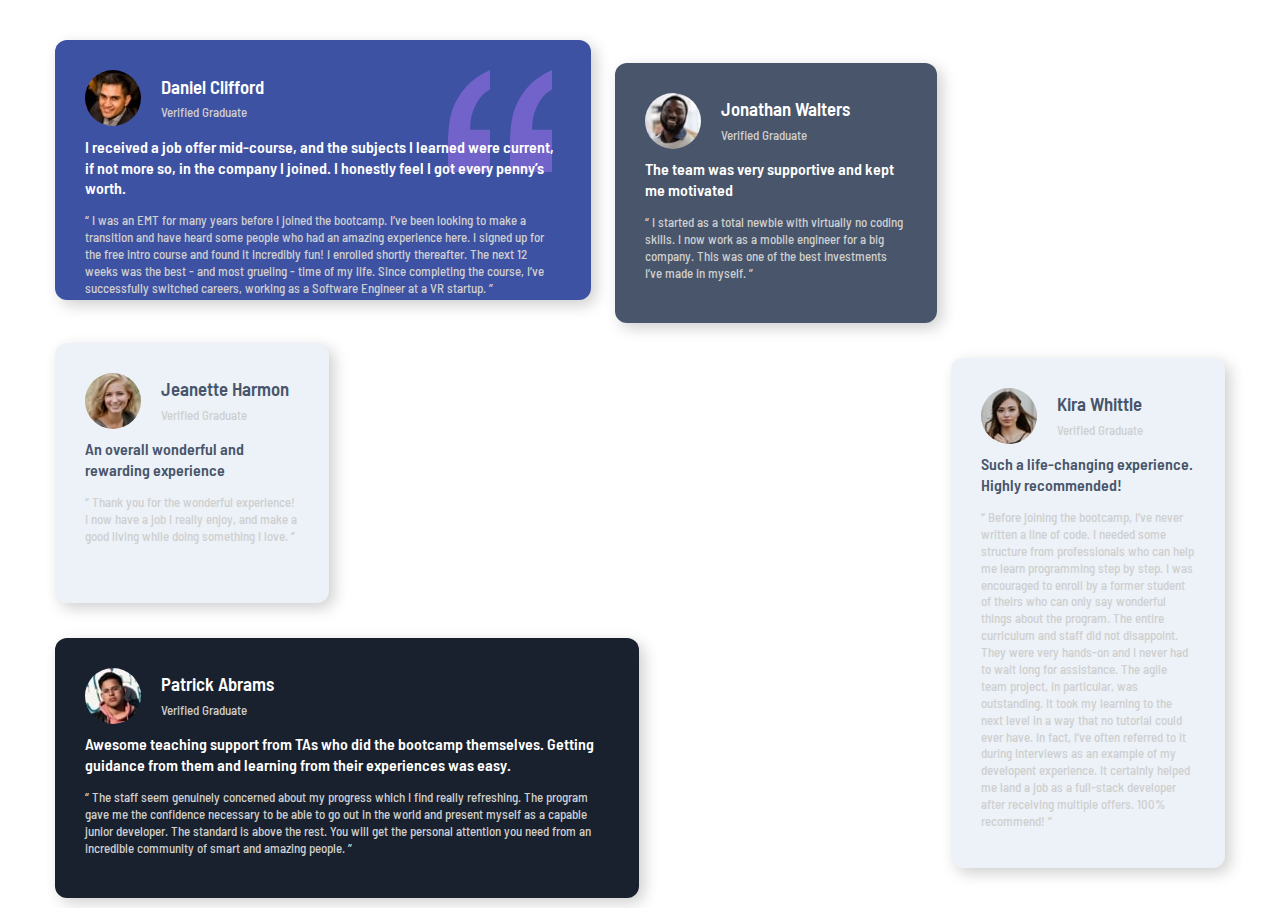
<file: index.html>
<!DOCTYPE html>
<html lang="en">
<head>
  <meta charset="UTF-8">
  <meta name="viewport" content="width=device-width, initial-scale=1.0"> <!-- displays site properly based on user's device -->

  <link rel="icon" type="image/png" sizes="32x32" href="./images/favicon-32x32.png">
  <link rel="stylesheet" href="style.css">
  <link rel="preconnect" href="https://fonts.googleapis.com"><link rel="preconnect" href="https://fonts.gstatic.com" crossorigin><link href="https://fonts.googleapis.com/css2?family=Barlow+Semi+Condensed:wght@500;600&display=swap" rel="stylesheet">
  <style> @import url('https://fonts.googleapis.com/css2?family=Barlow+Semi+Condensed:wght@500;600&display=swap'); </style>  
  <title>Frontend Mentor | [Challenge Name Here]</title>

  <!-- Feel free to remove these styles or customise injj  your own stylesheet 👍 -->
  <style>
    .attribution { font-size: 11px; text-align: center; }
    .attribution a { color: hsl(228, 45%, 44%); }
  </style>
</head>
<body>
  <div class="container">
    <!-- <span>"</span> -->
    <div class="daniel">
      <img src="./images/bg-pattern-quotation.svg" alt="quote" class="quote">
      <div class="propic">
        <img src="./images/image-daniel.jpg" alt="daniel">
        <div class="title">
          <span><h3 class="name">Daniel Clifford</h3></span>
          <span><p class="name">Verified Graduate</p> </span>
        </div>
      </div>
      
      <div class="text">
        <h1>
          I received a job offer mid-course, and the subjects I learned were current, if not more so, 
          in the company I joined. I honestly feel I got every penny’s worth.
        </h1>
        <p>
          “ I was an EMT for many years before I joined the bootcamp. I’ve been looking to make a 
      transition and have heard some people who had an amazing experience here. I signed up 
      for the free intro course and found it incredibly fun! I enrolled shortly thereafter. 
      The next 12 weeks was the best - and most grueling - time of my life. Since completing 
      the course, I’ve successfully switched careers, working as a Software Engineer at a VR startup. ”
        </p>
      </div>
    </div>
    <div class="Jonat">
      <!-- <img src="/images/bg-pattern-quotation.svg" alt="quote" class="quote"> -->
      <div class="propic">
        <img src="./images/image-jonathan.jpg" alt="jonathan">
        <div class="title">
          <span><h3 class="name">Jonathan Walters</h3></span>
          <span><p class="name">Verified Graduate</p> </span>
        </div>
      </div>
      
      <div class="text">
        <h1>
          The team was very supportive and kept me motivated
        </h1>
        <p>
          “ I started as a total newbie with virtually no coding skills. I now work as a mobile engineer 
  for a big company. This was one of the best investments I’ve made in myself. ”
        </p>
      </div>
    </div>
    <div class="kira">
      <!-- <img src="/images/bg-pattern-quotation.svg" alt="quote" class="quote"> -->
      <div class="propic">
        <img src="./images/image-kira.jpg" alt="kira">
        <div class="title">
          <span><h3 class="name">Kira Whittle</h3></span>
          <span><p class="name">Verified Graduate</p> </span>
        </div>
      </div>
      
      <div class="text">
        <h1>
          Such a life-changing experience. Highly recommended!
        </h1>
        <p>
          “ Before joining the bootcamp, I’ve never written a line of code. I needed some structure from 
  professionals who can help me learn programming step by step. I was encouraged to enroll by a former 
  student of theirs who can only say wonderful things about the program. The entire curriculum and staff 
  did not disappoint. They were very hands-on and I never had to wait long for assistance. The agile team 
  project, in particular, was outstanding. It took my learning to the next level in a way that no tutorial 
  could ever have. In fact, I’ve often referred to it during interviews as an example of my developent 
  experience. It certainly helped me land a job as a full-stack developer after receiving multiple offers. 
  100% recommend! ”
        </p>
      </div>
    </div>

    <div class="Jean">
      <!-- <img src="/images/bg-pattern-quotation.svg" alt="quote" class="quote"> -->
      <div class="propic">
        <img src="./images/image-jeanette.jpg" alt="Jean">
        <div class="title">
          <span><h3 class="name">Jeanette Harmon</h3></span>
          <span><p class="name">Verified Graduate</p> </span>
        </div>
      </div>
      
      <div class="text">
        <h1>
          An overall wonderful and rewarding experience
        </h1>
        <p>
          “ Thank you for the wonderful experience! I now have a job I really enjoy, and make a good living 
  while doing something I love. ”
        </p>
      </div>
    </div> 
    
    
    <div class="Patrick">
      <!-- <img src="/images/bg-pattern-quotation.svg" alt="quote" class="quote"> -->
      <div class="propic">
        <img src="./images/image-patrick.jpg" alt="patrick">
        <div class="title">
          <span><h3 class="name">Patrick Abrams</h3></span>
          <span><p class="name">Verified Graduate</p> </span>
        </div>
      </div>
      
      <div class="text">
        <h1>
          Awesome teaching support from TAs who did the bootcamp themselves. Getting guidance from them and 
  learning from their experiences was easy.
        </h1>
        <p>
          “ The staff seem genuinely concerned about my progress which I find really refreshing. The program 
  gave me the confidence necessary to be able to go out in the world and present myself as a capable 
  junior developer. The standard is above the rest. You will get the personal attention you need from 
  an incredible community of smart and amazing people. ”
        </p>
      </div>
    </div>


  </div>
  
  <!-- <div class="patrick">
    
  Verified Graduate

  Awesome teaching support from TAs who did the bootcamp themselves. Getting guidance from them and 
  learning from their experiences was easy.

  “ The staff seem genuinely concerned about my progress which I find really refreshing. The program 
  gave me the confidence necessary to be able to go out in the world and present myself as a capable 
  junior developer. The standard is above the rest. You will get the personal attention you need from 
  an incredible community of smart and amazing people. ”
  </div>
  
  <div class="kira">
    Kira Whittle
  Verified Graduate

  Such a life-changing experience. Highly recommended!

  “ Before joining the bootcamp, I’ve never written a line of code. I needed some structure from 
  professionals who can help me learn programming step by step. I was encouraged to enroll by a former 
  student of theirs who can only say wonderful things about the program. The entire curriculum and staff 
  did not disappoint. They were very hands-on and I never had to wait long for assistance. The agile team 
  project, in particular, was outstanding. It took my learning to the next level in a way that no tutorial 
  could ever have. In fact, I’ve often referred to it during interviews as an example of my developent 
  experience. It certainly helped me land a job as a full-stack developer after receiving multiple offers. 
  100% recommend! ”
  </div>

  
  
  <div class="attribution">
    Challenge by <a href="https://www.frontendmentor.io?ref=challenge" target="_blank">Frontend Mentor</a>. 
    Coded by <a href="#">Your Name Here</a>.
  </div> -->
</body>
</html>
</file>
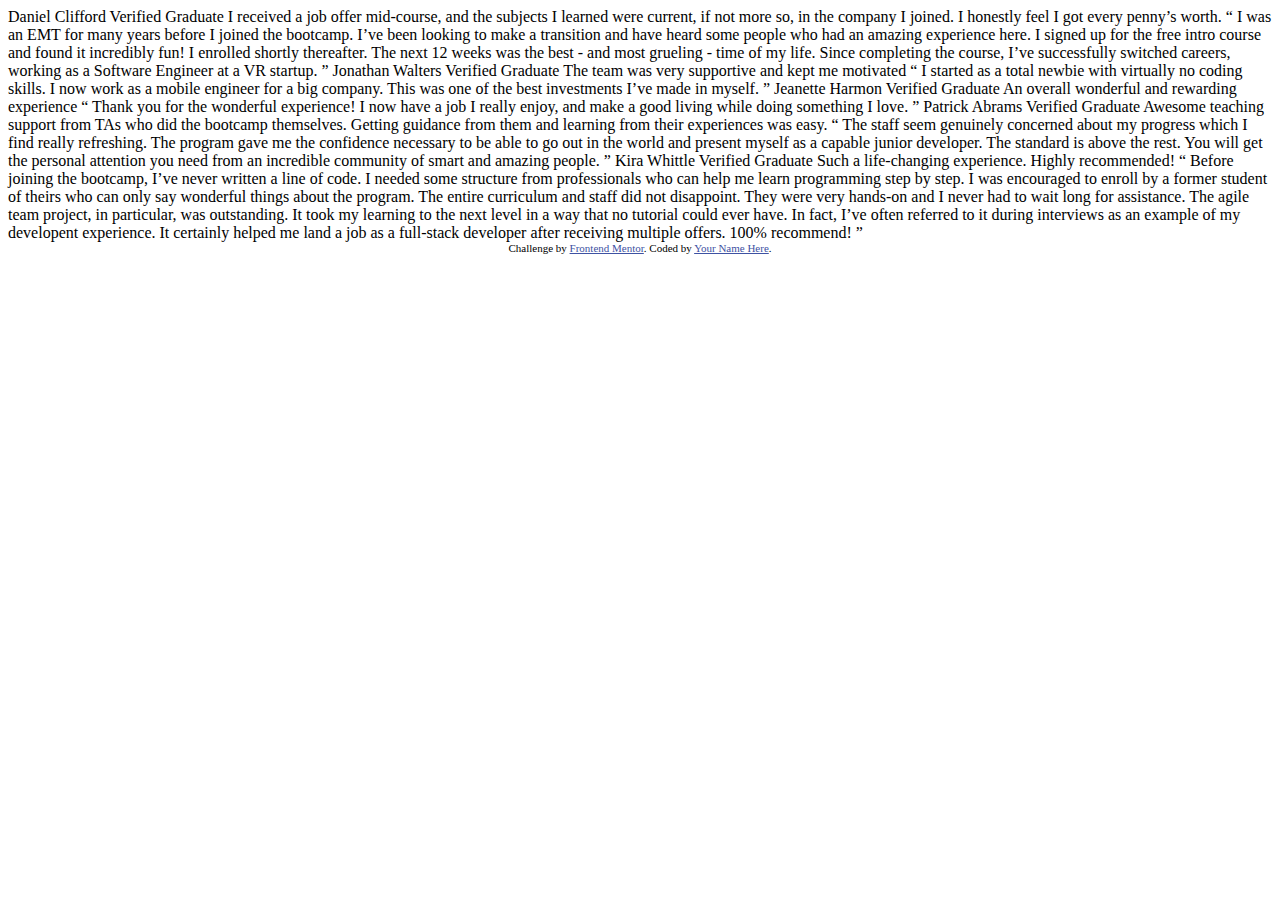
<file: Review-slides/index.html>
<!DOCTYPE html>
<html lang="en">
<head>
  <meta charset="UTF-8">
  <meta name="viewport" content="width=device-width, initial-scale=1.0"> <!-- displays site properly based on user's device -->

  <link rel="icon" type="image/png" sizes="32x32" href="./images/favicon-32x32.png">
  
  <title>Frontend Mentor | [Challenge Name Here]</title>

  <!-- Feel free to remove these styles or customise in your own stylesheet 👍 -->
  <style>
    .attribution { font-size: 11px; text-align: center; }
    .attribution a { color: hsl(228, 45%, 44%); }
  </style>
</head>
<body>
  Daniel Clifford
  Verified Graduate

  I received a job offer mid-course, and the subjects I learned were current, if not more so, 
  in the company I joined. I honestly feel I got every penny’s worth.

  “ I was an EMT for many years before I joined the bootcamp. I’ve been looking to make a 
  transition and have heard some people who had an amazing experience here. I signed up 
  for the free intro course and found it incredibly fun! I enrolled shortly thereafter. 
  The next 12 weeks was the best - and most grueling - time of my life. Since completing 
  the course, I’ve successfully switched careers, working as a Software Engineer at a VR startup. ”

  Jonathan Walters
  Verified Graduate

  The team was very supportive and kept me motivated

  “ I started as a total newbie with virtually no coding skills. I now work as a mobile engineer 
  for a big company. This was one of the best investments I’ve made in myself. ”

  Jeanette Harmon
  Verified Graduate

  An overall wonderful and rewarding experience

  “ Thank you for the wonderful experience! I now have a job I really enjoy, and make a good living 
  while doing something I love. ”

  Patrick Abrams
  Verified Graduate

  Awesome teaching support from TAs who did the bootcamp themselves. Getting guidance from them and 
  learning from their experiences was easy.

  “ The staff seem genuinely concerned about my progress which I find really refreshing. The program 
  gave me the confidence necessary to be able to go out in the world and present myself as a capable 
  junior developer. The standard is above the rest. You will get the personal attention you need from 
  an incredible community of smart and amazing people. ”

  Kira Whittle
  Verified Graduate

  Such a life-changing experience. Highly recommended!

  “ Before joining the bootcamp, I’ve never written a line of code. I needed some structure from 
  professionals who can help me learn programming step by step. I was encouraged to enroll by a former 
  student of theirs who can only say wonderful things about the program. The entire curriculum and staff 
  did not disappoint. They were very hands-on and I never had to wait long for assistance. The agile team 
  project, in particular, was outstanding. It took my learning to the next level in a way that no tutorial 
  could ever have. In fact, I’ve often referred to it during interviews as an example of my developent 
  experience. It certainly helped me land a job as a full-stack developer after receiving multiple offers. 
  100% recommend! ”
  
  <div class="attribution">
    Challenge by <a href="https://www.frontendmentor.io?ref=challenge" target="_blank">Frontend Mentor</a>. 
    Coded by <a href="#">Your Name Here</a>.
  </div>
</body>
</html>
</file>
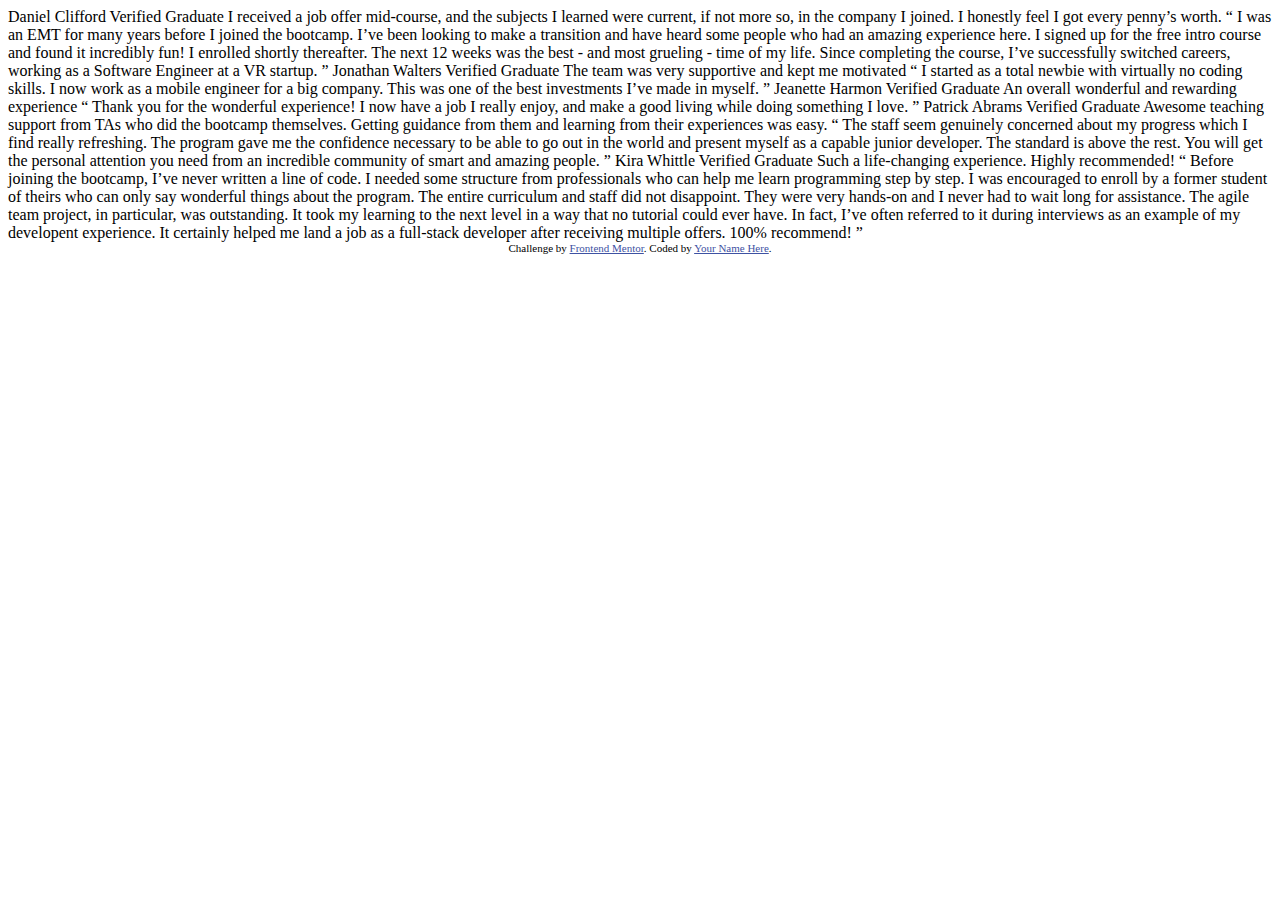
<file: testimonials-grid-section-main/index.html>
<!DOCTYPE html>
<html lang="en">
<head>
  <meta charset="UTF-8">
  <meta name="viewport" content="width=device-width, initial-scale=1.0"> <!-- displays site properly based on user's device -->

  <link rel="icon" type="image/png" sizes="32x32" href="./images/favicon-32x32.png">
  
  <title>Frontend Mentor | [Challenge Name Here]</title>

  <!-- Feel free to remove these styles or customise in your own stylesheet 👍 -->
  <style>
    .attribution { font-size: 11px; text-align: center; }
    .attribution a { color: hsl(228, 45%, 44%); }
  </style>
</head>
<body>
  Daniel Clifford
  Verified Graduate

  I received a job offer mid-course, and the subjects I learned were current, if not more so, 
  in the company I joined. I honestly feel I got every penny’s worth.

  “ I was an EMT for many years before I joined the bootcamp. I’ve been looking to make a 
  transition and have heard some people who had an amazing experience here. I signed up 
  for the free intro course and found it incredibly fun! I enrolled shortly thereafter. 
  The next 12 weeks was the best - and most grueling - time of my life. Since completing 
  the course, I’ve successfully switched careers, working as a Software Engineer at a VR startup. ”

  Jonathan Walters
  Verified Graduate

  The team was very supportive and kept me motivated

  “ I started as a total newbie with virtually no coding skills. I now work as a mobile engineer 
  for a big company. This was one of the best investments I’ve made in myself. ”

  Jeanette Harmon
  Verified Graduate

  An overall wonderful and rewarding experience

  “ Thank you for the wonderful experience! I now have a job I really enjoy, and make a good living 
  while doing something I love. ”

  Patrick Abrams
  Verified Graduate

  Awesome teaching support from TAs who did the bootcamp themselves. Getting guidance from them and 
  learning from their experiences was easy.

  “ The staff seem genuinely concerned about my progress which I find really refreshing. The program 
  gave me the confidence necessary to be able to go out in the world and present myself as a capable 
  junior developer. The standard is above the rest. You will get the personal attention you need from 
  an incredible community of smart and amazing people. ”

  Kira Whittle
  Verified Graduate

  Such a life-changing experience. Highly recommended!

  “ Before joining the bootcamp, I’ve never written a line of code. I needed some structure from 
  professionals who can help me learn programming step by step. I was encouraged to enroll by a former 
  student of theirs who can only say wonderful things about the program. The entire curriculum and staff 
  did not disappoint. They were very hands-on and I never had to wait long for assistance. The agile team 
  project, in particular, was outstanding. It took my learning to the next level in a way that no tutorial 
  could ever have. In fact, I’ve often referred to it during interviews as an example of my developent 
  experience. It certainly helped me land a job as a full-stack developer after receiving multiple offers. 
  100% recommend! ”
  
  <div class="attribution">
    Challenge by <a href="https://www.frontendmentor.io?ref=challenge" target="_blank">Frontend Mentor</a>. 
    Coded by <a href="#">Your Name Here</a>.
  </div>
</body>
</html>
</file>
<file: style.css>
body{
    /* margin: 0px; */
    padding: 0px;
    margin: 30px auto ;
    text-align: center;
    /* margin: 50px 50px; */
}




.container{
    /* position: relative; */
    width: 93%;
    /* display: inline-block; */
    /* background-color: red; */
    height: 500px;
    display: inline-block;
    text-align: left;
    line-height: 1.3;
}

.quote{
    position: absolute;
    border-radius: 0;
    left: 35%;
    opacity: 50%;
    /* z-index:0; */
}

.text{
    position: relative;
    z-index: 1;
}

.daniel{
    width: 40%;
    background-color: hsl(228, 45%, 44%);
    padding: 30PX;
    border-radius: 12px;
    height: 200px;
    color: white;
    display: inline-block;
    margin: 10px;
    /* box-shadow: 5; */
    box-shadow: 5px 5px 15px hsl(0, 0%, 81%);
}


.Jonat{
    width: 22%;
    background-color: hsl(217, 19%, 35%);
    padding: 30PX;
    border-radius: 12px;
    height: 200px;
    color: white;
    display: inline-block;
    margin: 10px;
    position: relative;
    bottom: 15px;
    box-shadow: 5px 5px 15px hsl(0, 0%, 81%);
}


.kira{
    width: 18%;
    background-color: hsl(210, 46%, 95%);
    padding: 30PX;
    border-radius: 12px;
    height: 450px;
    color:  hsl(217, 19%, 35%);
    /* display: inline-block; */
    margin: 10px;
    position: relative;
    /* bottom: 30px; */
    float: right;
    box-shadow: 5px 5px 15px hsl(0, 0%, 81%);

}

.Jean{
    width: 18%;
    background-color: hsl(210, 46%, 95%);
    padding: 30PX;
    border-radius: 12px;
    height: 200px;
    color: hsl(217, 19%, 35%);
    display: inline-block;
    margin: 10px;
    position: relative;
    bottom: 15px;
    box-shadow: 5px 5px 15px hsl(0, 0%, 81%);
}

.Patrick{

    width: 44%;
    background-color: hsl(219, 29%, 14%);
    padding: 30PX;
    border-radius: 12px;
    height: 200px;
    color: white;
    display: inline-block;
    margin: 10px;
    box-shadow: 5px 5px 15px hsl(0, 0%, 81%);
}

.title{
    position: relative;
    display: inline-block;
}

.name{
    /* font-size: normal; */
    /* color: white; */
    margin-block-start: 0.3rem;
    margin-block-end: 0.3rem;
}

.propic{
    display: inline-block;
}

img{
    border-radius: 100%;
    float: left;
    margin-right: 20px;
}

h1{
    font-family: 'Barlow Semi Condensed', sans-serif;
    font-weight: 600;
    font-size: medium;
}

h3{
    font-family: 'Barlow Semi Condensed', sans-serif;
    font-weight: 600;
}

p{
    font-family: 'Barlow Semi Condensed', sans-serif;
    font-weight: 500;
    font-size: small;
    color: hsl(0, 0%, 81%);

}
</file>
